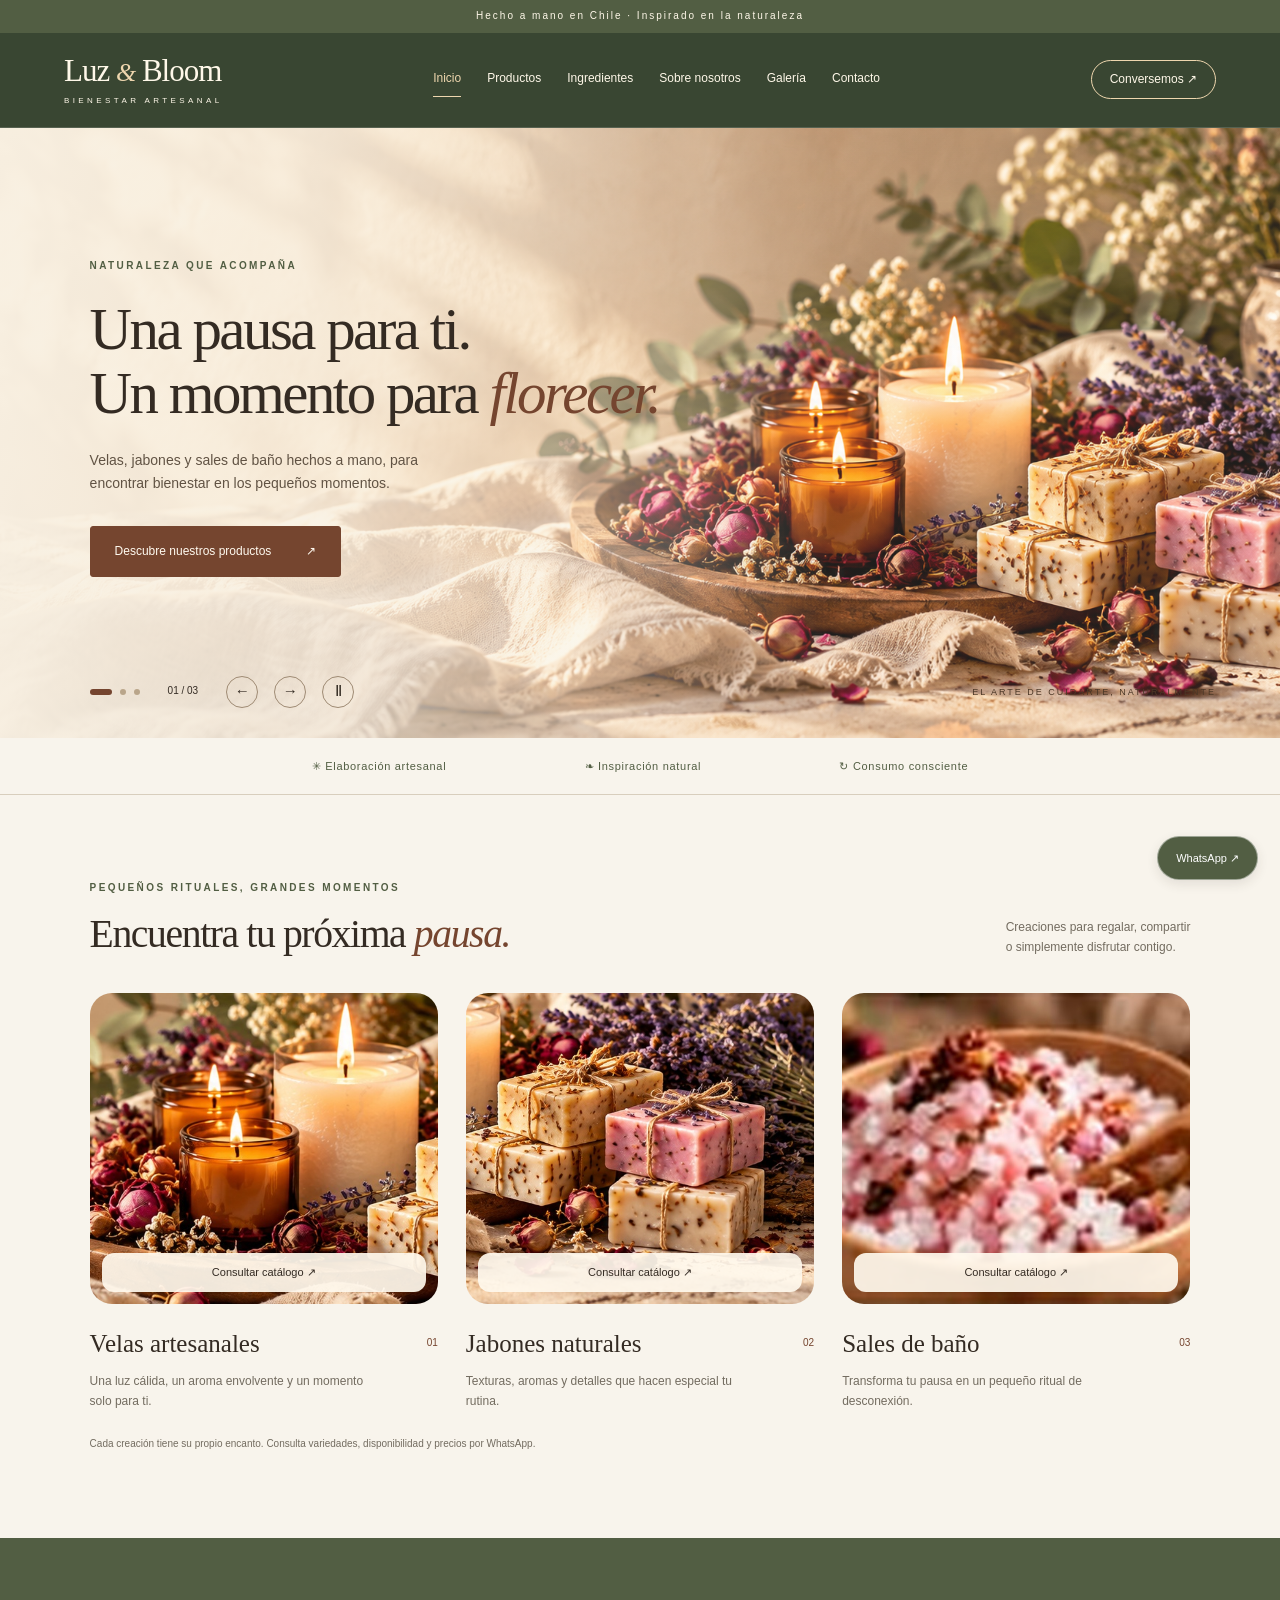
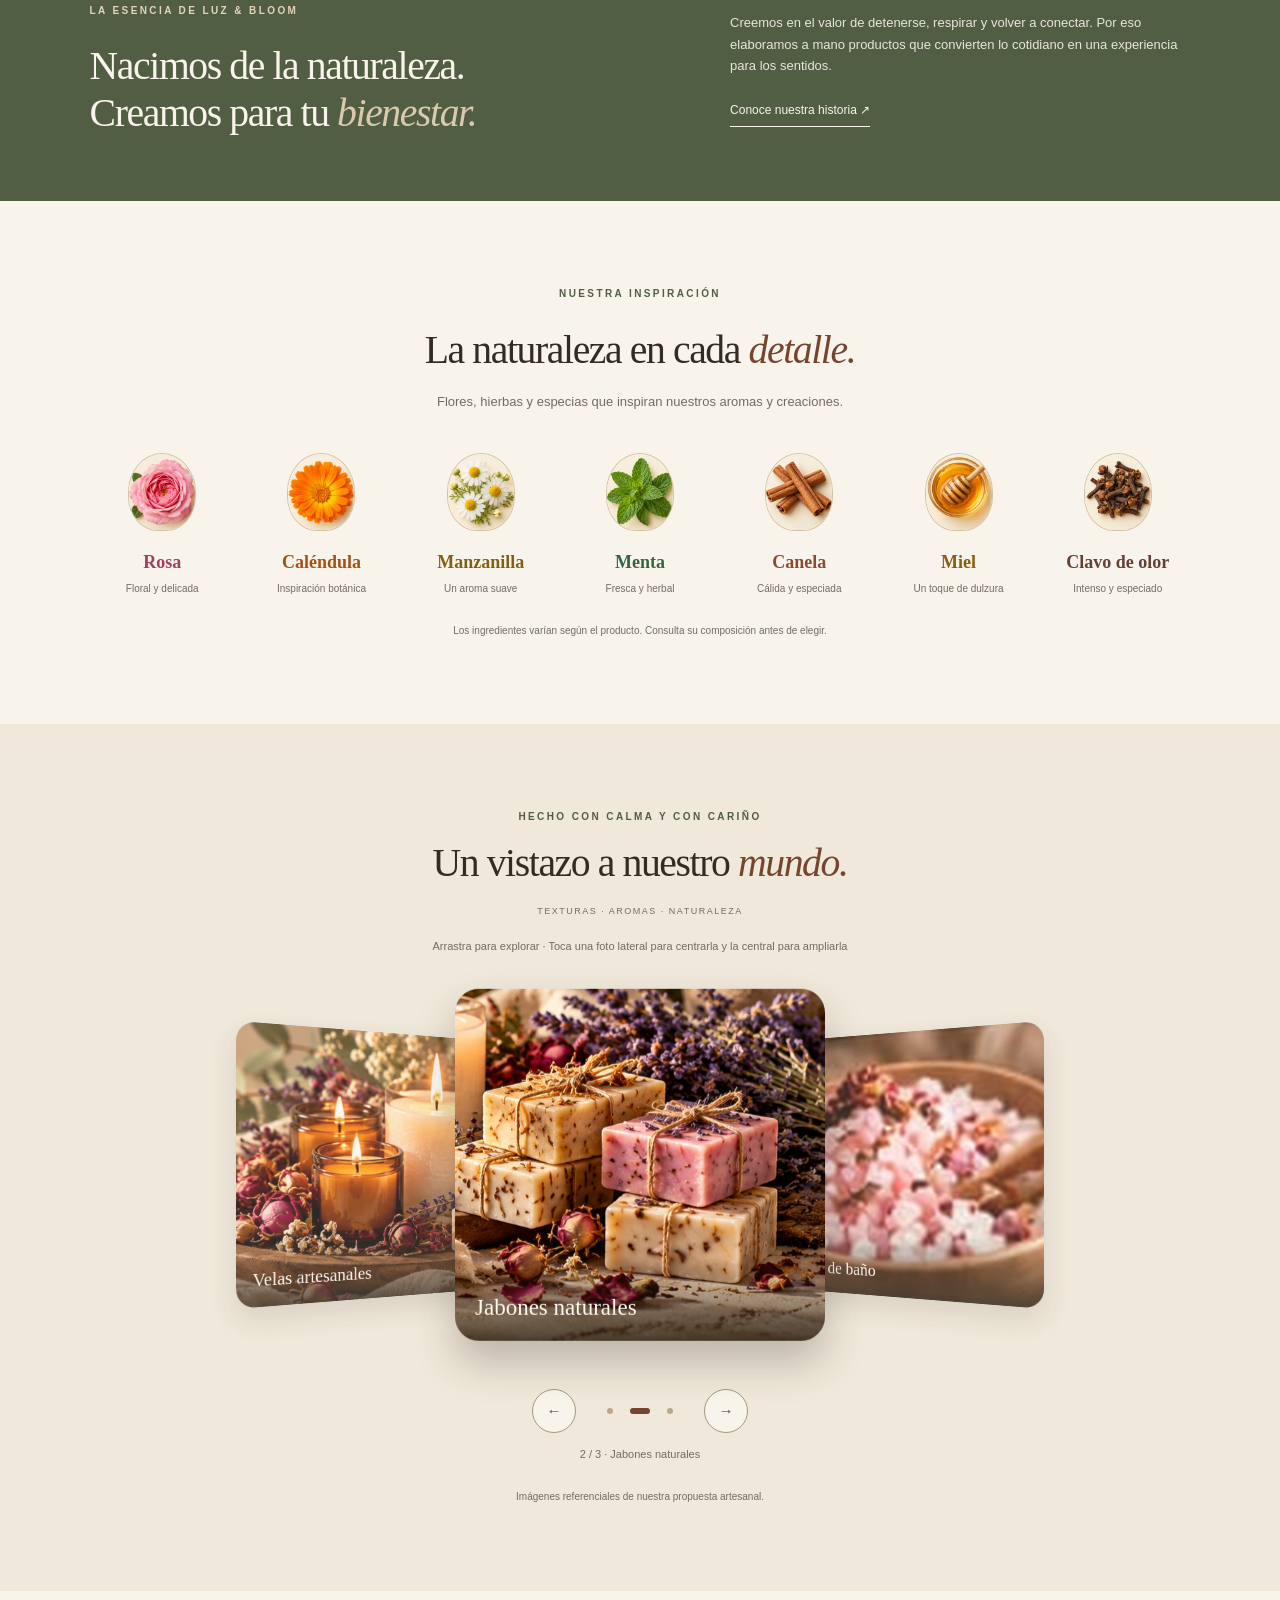
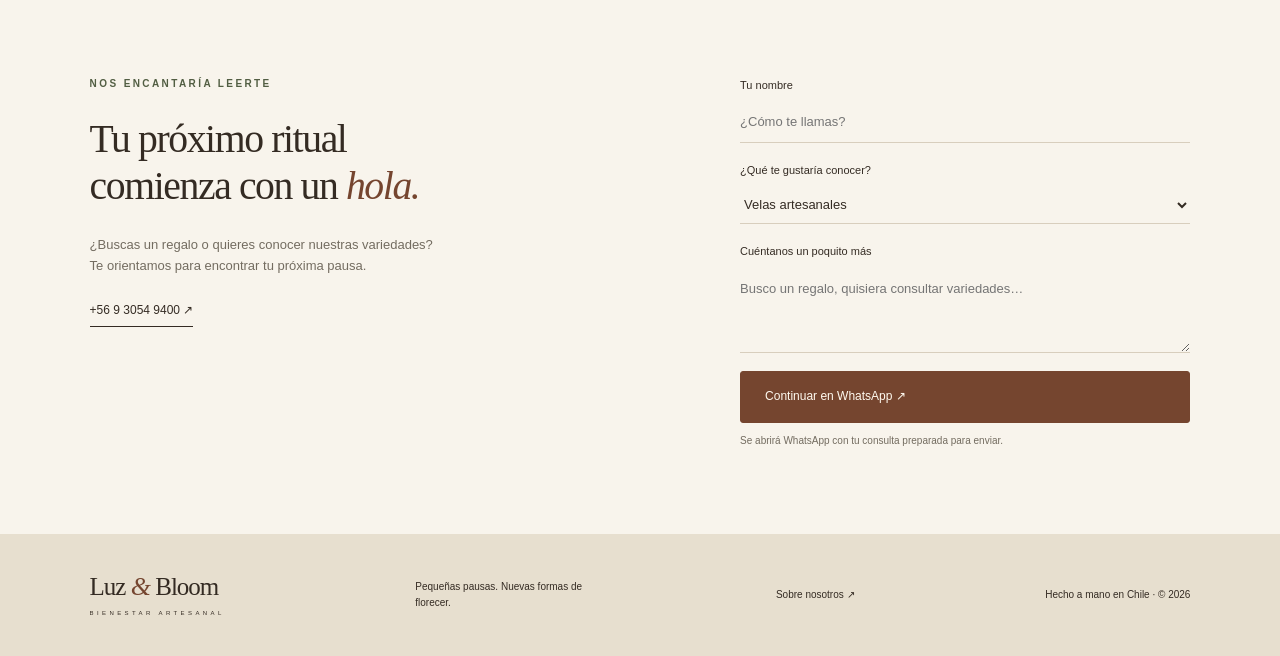
<file: index.html>
<!doctype html>
<html lang="es">
<head>
  <meta charset="utf-8">
  <meta name="viewport" content="width=device-width, initial-scale=1">
  <meta name="description" content="Velas, jabones y sales de baño artesanales. Descubre los pequeños rituales de autocuidado de Luz & Bloom.">
  <meta name="theme-color" content="#394632">
  <title>Inicio · Luz & Bloom</title>
  <link rel="stylesheet" href="styles.css">
</head>
<body>

  <!-- Anuncio superior -->
  <div class="announcement">
    Hecho a mano en Chile · Inspirado en la naturaleza
  </div>

  <!-- Encabezado / Navegación -->
  <header>
    <a class="brand" href="index.html">
      Luz <i>&</i> Bloom
      <small>BIENESTAR ARTESANAL</small>
    </a>

    <button class="menu-toggle" aria-label="Abrir menú" aria-expanded="false" aria-controls="navigation">
      ☰
    </button>

    <nav id="navigation">
      <a href="index.html">Inicio</a>
      <a href="index.html#productos">Productos</a>
      <a href="index.html#ingredientes">Ingredientes</a>
      <a href="sobre-nosotros.html">Sobre nosotros</a>
      <a href="index.html#galeria">Galería</a>
      <a href="index.html#contacto">Contacto</a>
    </nav>

    <a class="header-contact" href="https://wa.me/56930549400" target="_blank" rel="noopener">
      Conversemos ↗
    </a>
  </header>

  <!-- Contenido Principal -->
  <main>

    <!-- Sección Hero / Carrusel -->
    <section class="hero" aria-roledescription="carrusel" aria-label="Rituales Luz y Bloom">
      <img class="hero-image" src="assets/hero.png" alt="Velas y jabones artesanales entre flores y lino">
      
      <div class="hero-content">
        <p class="eyebrow" id="hero-eyebrow">NATURALEZA QUE ACOMPAÑA</p>
        <h1 id="hero-title">
          Una pausa para ti.<br>
          Un momento para <em>florecer.</em>
        </h1>
        <p id="hero-copy">Velas, jabones y sales de baño hechos a mano, para encontrar bienestar en los pequeños momentos.</p>
        <a class="button" id="hero-link" href="#productos">Descubre nuestros productos <span>↗</span></a>
      </div>

      <div class="carousel-controls">
        <div class="dots">
          <button aria-label="Ver diapositiva 1" aria-current="true"></button>
          <button aria-label="Ver diapositiva 2"></button>
          <button aria-label="Ver diapositiva 3"></button>
        </div>
        <span id="slide-number">01 / 03</span>
        <button id="previous" aria-label="Diapositiva anterior">←</button>
        <button id="next" aria-label="Diapositiva siguiente">→</button>
        <button id="pause" aria-label="Pausar carrusel">Ⅱ</button>
      </div>

      <span class="hero-note">EL ARTE DE CUIDARTE, NATURALMENTE</span>
    </section>

    <!-- Cinta de valores -->
    <div class="values-strip">
      <span>✳ Elaboración artesanal</span>
      <span>❧ Inspiración natural</span>
      <span>↻ Consumo consciente</span>
    </div>

    <!-- Sección Productos -->
    <section id="productos" class="section">
      <div class="section-heading">
        <div>
          <p class="eyebrow">PEQUEÑOS RITUALES, GRANDES MOMENTOS</p>
          <h2>Encuentra tu próxima <em>pausa.</em></h2>
        </div>
        <p>Creaciones para regalar, compartir<br>o simplemente disfrutar contigo.</p>
      </div>

      <div class="products">
        <!-- Producto 1 -->
        <article class="product">
          <a class="product-photo velas" href="https://wa.me/56930549400?text=Hola%2C%20quisiera%20conocer%20el%20cat%C3%A1logo%20de%20velas" target="_blank" rel="noopener">
            <img src="assets/velas.jpg" alt="Velas encendidas con flores secas" loading="lazy">
            <span>Consultar catálogo ↗</span>
          </a>
          <div class="product-title">
            <h3>Velas artesanales</h3>
            <span>01</span>
          </div>
          <p>Una luz cálida, un aroma envolvente y un momento solo para ti.</p>
        </article>

        <!-- Producto 2 -->
        <article class="product">
          <a class="product-photo jabones" href="https://wa.me/56930549400?text=Hola%2C%20quisiera%20conocer%20el%20cat%C3%A1logo%20de%20jabones" target="_blank" rel="noopener">
            <img src="assets/jabones.jpg" alt="Jabones artesanales con pétalos" loading="lazy">
            <span>Consultar catálogo ↗</span>
          </a>
          <div class="product-title">
            <h3>Jabones naturales</h3>
            <span>02</span>
          </div>
          <p>Texturas, aromas y detalles que hacen especial tu rutina.</p>
        </article>

        <!-- Producto 3 -->
        <article class="product">
          <a class="product-photo sales" href="https://wa.me/56930549400?text=Hola%2C%20quisiera%20conocer%20el%20cat%C3%A1logo%20de%20sales" target="_blank" rel="noopener">
            <img src="assets/sales.jpg" alt="Sales de baño rosadas y cuchara de madera" loading="lazy">
            <span>Consultar catálogo ↗</span>
          </a>
          <div class="product-title">
            <h3>Sales de baño</h3>
            <span>03</span>
          </div>
          <p>Transforma tu pausa en un pequeño ritual de desconexión.</p>
        </article>
      </div>

      <p class="catalog-note">Cada creación tiene su propio encanto. Consulta variedades, disponibilidad y precios por WhatsApp.</p>
    </section>

    <!-- Sección Historia / Esencia -->
    <section class="story-teaser">
      <div>
        <p class="eyebrow">LA ESENCIA DE LUZ & BLOOM</p>
        <h2>Nacimos de la naturaleza.<br>Creamos para tu <em>bienestar.</em></h2>
      </div>
      <div>
        <p>Creemos en el valor de detenerse, respirar y volver a conectar. Por eso elaboramos a mano productos que convierten lo cotidiano en una experiencia para los sentidos.</p>
        <a class="text-link" href="sobre-nosotros.html">Conoce nuestra historia ↗</a>
      </div>
    </section>

    <!-- Sección Ingredientes -->
    <section id="ingredientes" class="section ingredients">
      <p class="eyebrow">NUESTRA INSPIRACIÓN</p>
      <h2>La naturaleza en cada <em>detalle.</em></h2>
      <p class="intro">Flores, hierbas y especias que inspiran nuestros aromas y creaciones.</p>

      <!-- CAMBIO: fotos y clases de color para cada ingrediente -->
      <div class="ingredient-grid">
        <article class="ingrediente-rosa">
          <span class="botanic"><img src="assets/ingredientes/rosa.jpg" alt="Rosa rosada" width="68" height="78" loading="lazy"></span>
          <h3>Rosa</h3><p>Floral y delicada</p></article>
        <article class="ingrediente-calendula">
          <span class="botanic"><img src="assets/ingredientes/calendula.jpg" alt="Flor naranja de caléndula" width="68" height="78" loading="lazy"></span>
          <h3>Caléndula</h3><p>Inspiración botánica</p></article>
        <article class="ingrediente-manzanilla">
          <span class="botanic"><img src="assets/ingredientes/manzanilla.jpg" alt="Flores blancas de manzanilla" width="68" height="78" loading="lazy"></span>
          <h3>Manzanilla</h3><p>Un aroma suave</p></article>
        <article class="ingrediente-menta">
          <span class="botanic"><img src="assets/ingredientes/menta.jpg" alt="Hojas verdes de menta" width="68" height="78" loading="lazy"></span>
          <h3>Menta</h3><p>Fresca y herbal</p></article>
        <article class="ingrediente-canela">
          <span class="botanic"><img src="assets/ingredientes/canela.jpg" alt="Ramitas de canela" width="68" height="78" loading="lazy"></span>
          <h3>Canela</h3><p>Cálida y especiada</p></article>
        <article class="ingrediente-miel">
          <span class="botanic"><img src="assets/ingredientes/miel.jpg" alt="Miel con cuchara de madera" width="68" height="78" loading="lazy"></span>
          <h3>Miel</h3><p>Un toque de dulzura</p></article>
        <article class="ingrediente-clavo">
          <span class="botanic"><img src="assets/ingredientes/clavo.jpg" alt="Clavos de olor secos" width="68" height="78" loading="lazy"></span>
          <h3>Clavo de olor</h3><p>Intenso y especiado</p></article>
      </div>

      <p class="catalog-note">Los ingredientes varían según el producto. Consulta su composición antes de elegir.</p>
    </section>

    <!-- Sección Galería: carrusel Coverflow 3D -->
    <section id="galeria" class="section gallery-section" aria-labelledby="gallery-title">
      <div class="gallery-heading">
        <p class="eyebrow">HECHO CON CALMA Y CON CARIÑO</p>
        <h2 id="gallery-title">Un vistazo a nuestro <em>mundo.</em></h2>
        <p class="gallery-label">TEXTURAS · AROMAS · NATURALEZA</p>
      </div>

      <div class="coverflow" role="region" aria-roledescription="carrusel" aria-label="Galería de productos">
        <p class="coverflow-hint" id="gallery-hint">Arrastra para explorar · Toca una foto lateral para centrarla y la central para ampliarla</p>
        <div class="coverflow-stage" tabindex="0" aria-label="Imágenes de la galería" aria-describedby="gallery-hint">
          <!-- AGREGA MÁS FOTOS AQUÍ: duplica un botón completo y cambia sus rutas y textos. -->
          <button class="coverflow-card" type="button" data-image="assets/velas.jpg" data-title="Velas artesanales">
            <img src="assets/velas.jpg" alt="Luz cálida de velas artesanales" loading="lazy" draggable="false">
            <span>Velas artesanales</span>
          </button>
          <button class="coverflow-card" type="button" data-image="assets/jabones.jpg" data-title="Jabones naturales">
            <img src="assets/jabones.jpg" alt="Jabones con flores secas" loading="lazy" draggable="false">
            <span>Jabones naturales</span>
          </button>
          <button class="coverflow-card" type="button" data-image="assets/sales.jpg" data-title="Sales de baño">
            <img src="assets/sales.jpg" alt="Textura de sales de baño" loading="lazy" draggable="false">
            <span>Sales de baño</span>
          </button>
        </div>
        <div class="coverflow-controls">
          <button class="coverflow-arrow" type="button" id="gallery-prev" aria-label="Foto anterior" aria-controls="gallery-title">←</button>
          <div class="coverflow-dots" aria-label="Seleccionar una foto"></div>
          <button class="coverflow-arrow" type="button" id="gallery-next" aria-label="Foto siguiente" aria-controls="gallery-title">→</button>
        </div>
        <p class="coverflow-status" aria-live="polite" aria-atomic="true"></p>
      </div>
      <p class="catalog-note">Imágenes referenciales de nuestra propuesta artesanal.</p>
    </section>

    <!-- Sección Contacto -->
    <section id="contacto" class="contact section">
      <div>
        <p class="eyebrow">NOS ENCANTARÍA LEERTE</p>
        <h2>Tu próximo ritual<br>comienza con un <em>hola.</em></h2>
        <p>¿Buscas un regalo o quieres conocer nuestras variedades?<br>Te orientamos para encontrar tu próxima pausa.</p>
        <a class="text-link" href="https://wa.me/56930549400" target="_blank" rel="noopener">+56 9 3054 9400 ↗</a>
      </div>

      <form id="contact-form">
        <label for="name">Tu nombre</label>
        <input id="name" name="name" autocomplete="given-name" placeholder="¿Cómo te llamas?" required maxlength="80">

        <label for="interest">¿Qué te gustaría conocer?</label>
        <select id="interest" name="interest">
          <option>Velas artesanales</option>
          <option>Jabones naturales</option>
          <option>Sales de baño</option>
          <option>Un regalo especial</option>
        </select>

        <label for="message">Cuéntanos un poquito más</label>
        <textarea id="message" name="message" rows="3" placeholder="Busco un regalo, quisiera consultar variedades…" maxlength="1500"></textarea>

        <button class="button" type="submit">Continuar en WhatsApp ↗</button>
        <p class="form-note">Se abrirá WhatsApp con tu consulta preparada para enviar.</p>
      </form>
    </section>

  </main>

  <!-- Modales / Componentes flotantes -->
  <dialog id="lightbox">
    <button id="close-lightbox" aria-label="Cerrar imagen">✕</button>
    <img src="assets/velas.jpg" alt="Vista ampliada de producto">
  </dialog>

  <!-- Pie de página -->
  <footer>
    <a class="brand" href="index.html">
      Luz <i>&</i> Bloom
      <small>BIENESTAR ARTESANAL</small>
    </a>
    <p>Pequeñas pausas. Nuevas formas de florecer.</p>
    <a href="sobre-nosotros.html">Sobre nosotros ↗</a>
    <span>Hecho a mano en Chile · © <span id="year"></span></span>
  </footer>

  <a class="floating" href="https://wa.me/56930549400" target="_blank" rel="noopener" aria-label="Consultar por WhatsApp">
    WhatsApp ↗
  </a>

  <script src="script.js"></script>
</body>
</html>
</file>
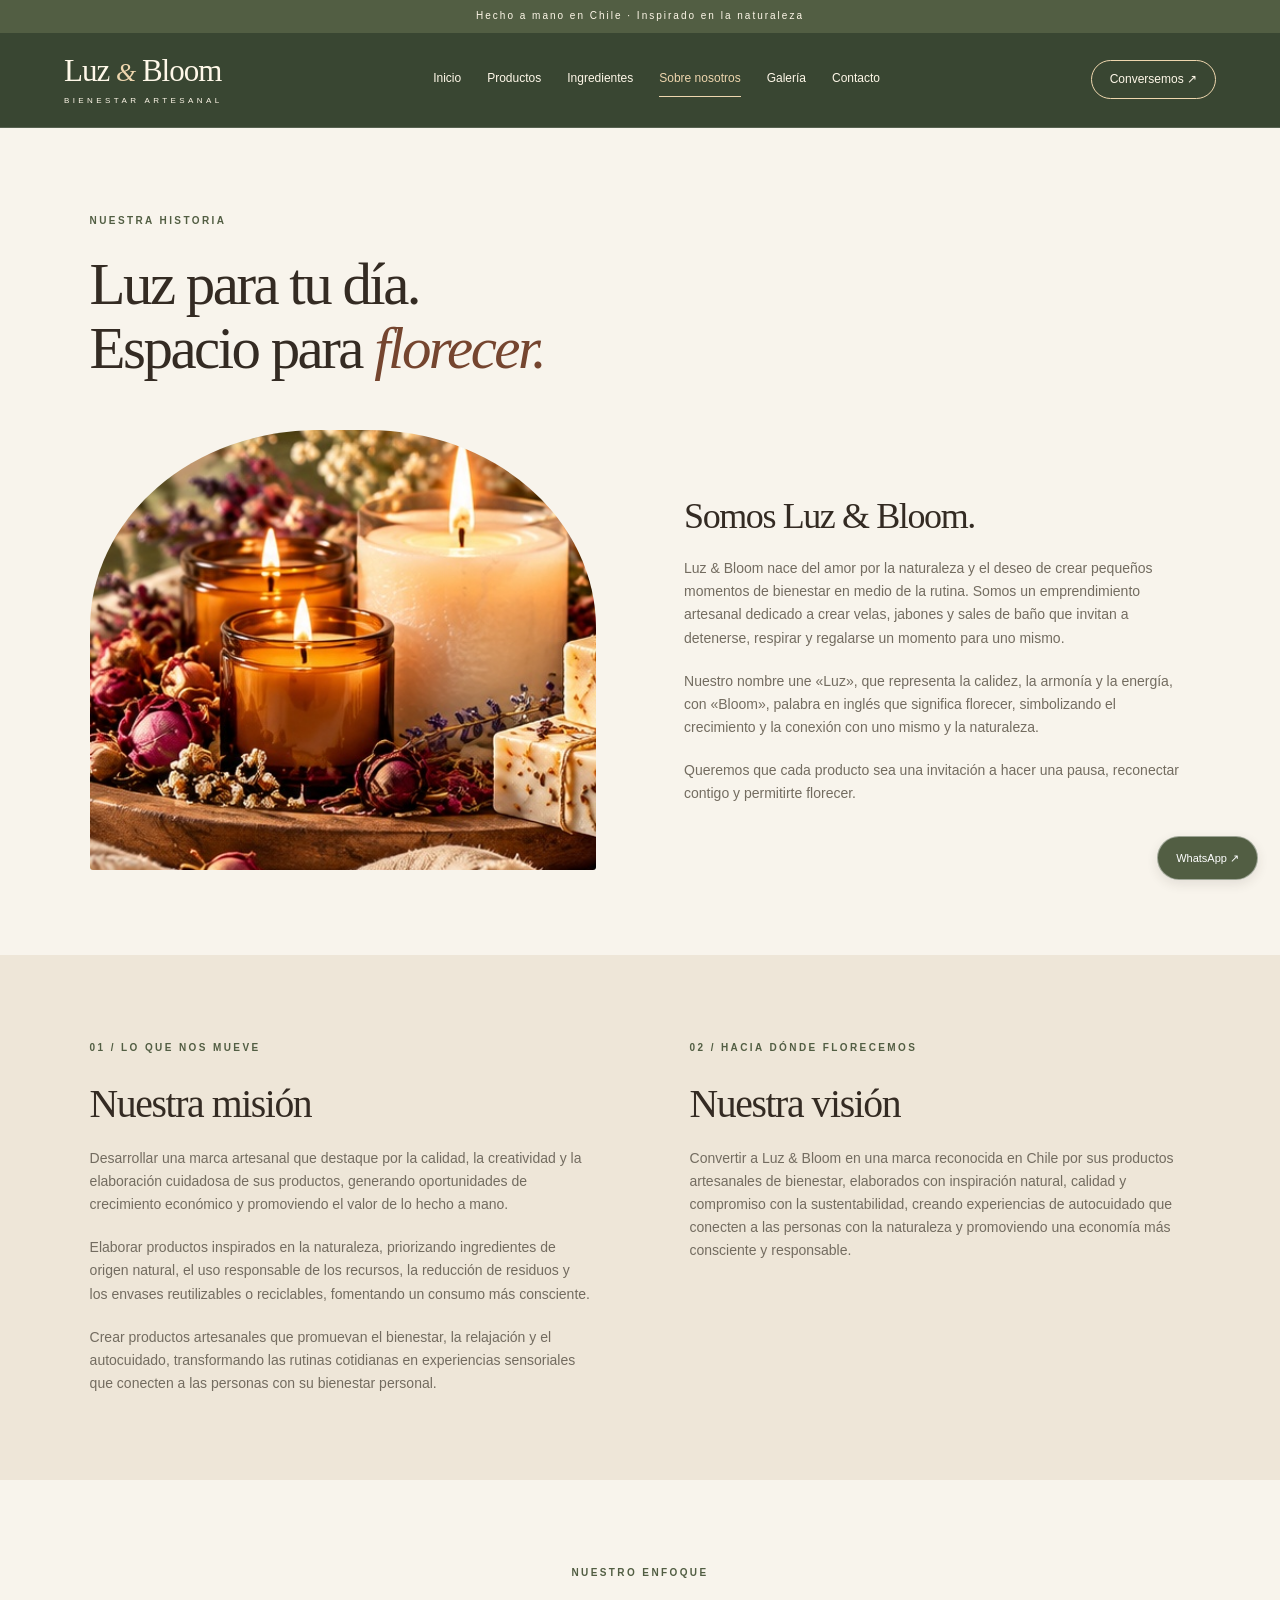
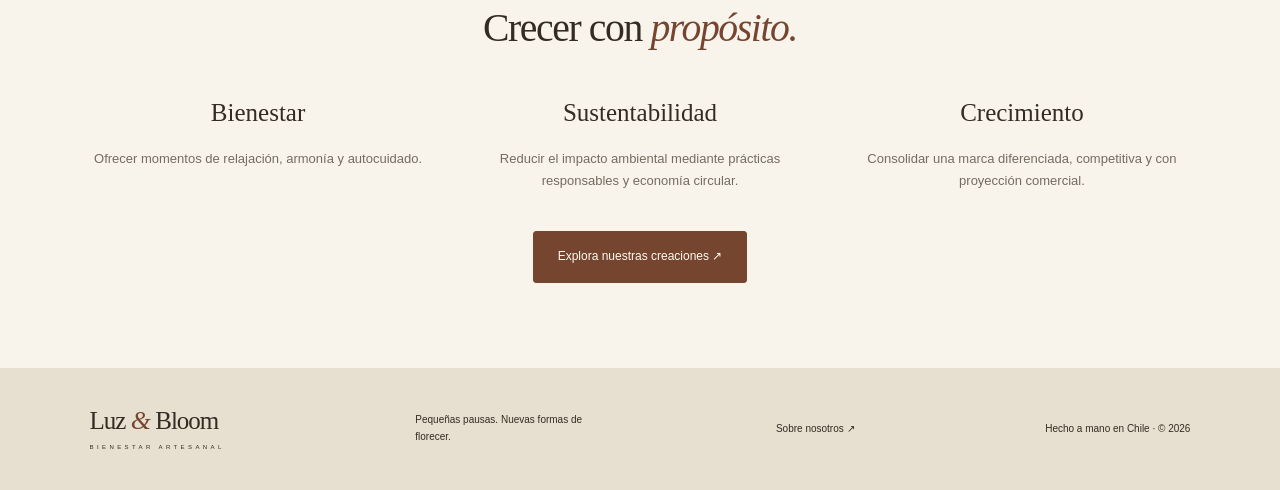
<file: sobre-nosotros.html>
<!doctype html>
<html lang="es">
<head>
  <meta charset="utf-8">
  <meta name="viewport" content="width=device-width, initial-scale=1">
  <meta name="description" content="Velas, jabones y sales de baño artesanales. Descubre los pequeños rituales de autocuidado de Luz & Bloom. ">
  <meta name="theme-color" content="#394632">
  <title>Sobre nosotros · Luz & Bloom </title>
  <link rel="stylesheet" href="styles.css">
</head>
<body>

  <!-- Anuncio superior -->
  <div class="announcement">
    Hecho a mano en Chile · Inspirado en la naturaleza 
  </div>

  <!-- Encabezado / Navegación -->
  <header>
    <a class="brand" href="index.html">
      Luz <i>&</i> Bloom
      <small>BIENESTAR ARTESANAL</small>
    </a>

    <button class="menu-toggle" aria-label="Abrir menú" aria-expanded="false" aria-controls="navigation">
      ☰
    </button>

    <nav id="navigation">
      <a href="index.html">Inicio</a>
      <a href="index.html#productos">Productos</a>
      <a href="index.html#ingredientes">Ingredientes</a>
      <a href="sobre-nosotros.html" aria-current="page">Sobre nosotros</a>
      <a href="index.html#galeria">Galería</a>
      <a href="index.html#contacto">Contacto</a>
    </nav>

    <a class="header-contact" href="https://wa.me/56930549400" target="_blank" rel="noopener">
      Conversemos ↗
    </a>
  </header>

  <!-- Contenido Principal -->
  <main class="about">

    <!-- Sección Introducción / Historia -->
    <section class="section about-intro">
      <p class="eyebrow">NUESTRA HISTORIA</p>
      <h1>Luz para tu día.<br>Espacio para <em>florecer.</em> </h1>

      <div class="about-layout">
        <img src="assets/velas.jpg" alt="Velas artesanales entre flores" >
        <div>
          <h2>Somos Luz & Bloom. </h2>
          <p>Luz & Bloom nace del amor por la naturaleza y el deseo de crear pequeños momentos de bienestar en medio de la rutina. Somos un emprendimiento artesanal dedicado a crear velas, jabones y sales de baño que invitan a detenerse, respirar y regalarse un momento para uno mismo. </p>
          <p>Nuestro nombre une «Luz», que representa la calidez, la armonía y la energía, con «Bloom», palabra en inglés que significa florecer, simbolizando el crecimiento y la conexión con uno mismo y la naturaleza. </p>
          <p>Queremos que cada producto sea una invitación a hacer una pausa, reconectar contigo y permitirte florecer. </p>
        </div>
      </div>
    </section>

    <!-- Sección Misión y Visión -->
    <section class="section mission">
      <article>
        <p class="eyebrow">01 / LO QUE NOS MUEVE</p>
        <h2>Nuestra misión </h2>
        <p>Desarrollar una marca artesanal que destaque por la calidad, la creatividad y la elaboración cuidadosa de sus productos, generando oportunidades de crecimiento económico y promoviendo el valor de lo hecho a mano. </p>
        <p>Elaborar productos inspirados en la naturaleza, priorizando ingredientes de origen natural, el uso responsable de los recursos, la reducción de residuos y los envases reutilizables o reciclables, fomentando un consumo más consciente. </p>
        <p>Crear productos artesanales que promuevan el bienestar, la relajación y el autocuidado, transformando las rutinas cotidianas en experiencias sensoriales que conecten a las personas con su bienestar personal. </p>
      </article>

      <article>
        <p class="eyebrow">02 / HACIA DÓNDE FLORECEMOS</p>
        <h2>Nuestra visión </h2>
        <p>Convertir a Luz & Bloom en una marca reconocida en Chile por sus productos artesanales de bienestar, elaborados con inspiración natural, calidad y compromiso con la sustentabilidad, creando experiencias de autocuidado que conecten a las personas con la naturaleza y promoviendo una economía más consciente y responsable. </p>
      </article>
    </section>

    <!-- Sección Enfoque -->
    <section class="section focus">
      <p class="eyebrow">NUESTRO ENFOQUE</p>
      <h2>Crecer con <em>propósito.</em> </h2>

      <div class="focus-grid">
        <article>
          <h3>Bienestar</h3>
          <p>Ofrecer momentos de relajación, armonía y autocuidado. </p>
        </article>
        <article>
          <h3>Sustentabilidad</h3>
          <p>Reducir el impacto ambiental mediante prácticas responsables y economía circular. </p>
        </article>
        <article>
          <h3>Crecimiento</h3>
          <p>Consolidar una marca diferenciada, competitiva y con proyección comercial. </p>
        </article>
      </div>

      <a class="button" href="index.html#productos">Explora nuestras creaciones ↗ </a>
    </section>

  </main>

  <!-- Pie de página -->
  <footer>
    <a class="brand" href="index.html">
      Luz <i>&</i> Bloom
      <small>BIENESTAR ARTESANAL</small>
    </a>
    <p>Pequeñas pausas. Nuevas formas de florecer. </p>
    <a href="sobre-nosotros.html">Sobre nosotros ↗ </a>
    <span>Hecho a mano en Chile · © <span id="year"></span> </span>
  </footer>

  <!-- Botón flotante de WhatsApp -->
  <a class="floating" href="https://wa.me/56930549400" target="_blank" rel="noopener" aria-label="Consultar por WhatsApp">
    WhatsApp ↗ 
  </a>

  <script src="script.js"></script>
</body>
</html>
</file>
<file: styles.css>
/* ==========================================
   1. VARIABLES Y CONFIGURACIÓN GLOBAL
   ========================================== */
:root {
  --paper: #f8f4ec;
  --cream: #eee5d6;
  --ink: #342b23;
  --brown: #75452f;
  --sage: #525e43;
  --muted: #736c60;
  --line: #d8cebd;
  /* Colores del menú superior y del desplegable móvil */
  --menu-bg: #394632;
  --menu-text: #fff8e9;
  --menu-accent: #eed6ae;
}

* {
  box-sizing: border-box;
}

html {
  scroll-behavior: smooth;
  scroll-padding-top: 110px;
}

body {
  margin: 0;
  background: var(--paper);
  color: var(--ink);
  font-family: Arial, Helvetica, sans-serif;
  font-size: 15px;
  line-height: 1.65;
}

a {
  color: inherit;
  text-decoration: none;
}

button, input, select, textarea {
  font: inherit;
}

button, a, input, textarea, select {
  -webkit-tap-highlight-color: transparent;
}

button {
  cursor: pointer;
}

button:focus-visible, 
a:focus-visible, 
input:focus-visible, 
select:focus-visible, 
textarea:focus-visible {
  outline: 3px solid #a46e49;
  outline-offset: 5px;
}

h1, h2, h3, p {
  margin: 0;
}

h1, h2, h3, .brand {
  font-family: Georgia, 'Times New Roman', serif;
  font-weight: 400;
}

h1 {
  font-size: clamp(42px, 4.6vw, 72px);
  line-height: 1.08;
  letter-spacing: -2.5px;
}

h2 {
  font-size: clamp(30px, 3.1vw, 46px);
  line-height: 1.17;
  letter-spacing: -1.4px;
}

h3 {
  font-size: 25px;
}

em {
  font-weight: 400;
  color: var(--brown);
}


/* ==========================================
   2. ENCABEZADO Y ANUNCIO SUPERIOR
   ========================================== */
.announcement {
  text-align: center;
  background: var(--sage);
  color: #fff8e9;
  font-size: 10px;
  letter-spacing: 2px;
  padding: 8px 20px;
}

header {
  display: flex;
  align-items: center;
  justify-content: space-between;
  gap: 25px;
  padding: 22px 5%;
  background: var(--menu-bg);
  color: var(--menu-text);
  border-bottom: 1px solid #ffffff26;
  position: sticky;
  top: 0;
  z-index: 20;
}

.brand {
  font-size: 31px;
  line-height: 1;
  white-space: nowrap;
  letter-spacing: -1px;
}

.brand i {
  color: var(--brown);
  font-size: 26px;
}

.brand small {
  display: block;
  font: 8px Arial, sans-serif;
  letter-spacing: 3.4px;
  margin-top: 10px;
}

/* CAMBIO: marca clara solo dentro del encabezado */
header .brand i {
  color: var(--menu-accent);
}

header :focus-visible {
  outline-color: var(--menu-accent);
}

nav {
  display: flex;
  gap: 26px;
  font-size: 12px;
}

nav a {
  padding: 7px 0;
  border-bottom: 1px solid transparent;
}

nav a:hover, 
nav a[aria-current=page] {
  color: var(--menu-accent);
  border-color: var(--menu-accent);
}

.header-contact {
  font-size: 12px;
  border: 1px solid var(--menu-accent);
  color: var(--menu-text);
  border-radius: 30px;
  padding: 9px 18px;
}

.menu-toggle {
  display: none;
}


/* ==========================================
   3. SECCIÓN HERO Y CARRUSEL
   ========================================== */
.hero {
  position: relative;
  min-height: 610px;
  display: flex;
  align-items: center;
  overflow: hidden;
  background: #e5d4bc;
}

.hero-image {
  position: absolute;
  inset: 0;
  width: 100%;
  height: 100%;
  object-fit: cover;
}

.hero:after {
  content: '';
  position: absolute;
  inset: 0;
  background: linear-gradient(90deg, rgba(248,240,226,.97), rgba(248,240,226,.82) 25%, rgba(248,240,226,.12) 65%);
  pointer-events: none;
}

.hero-content {
  position: relative;
  z-index: 1;
  width: 58%;
  padding: 65px 0 95px 7%;
}

.eyebrow {
  font-size: 10px;
  letter-spacing: 2.4px;
  margin-bottom: 24px;
  font-weight: 600;
  color: var(--sage);
}

.hero-content > p:not(.eyebrow) {
  max-width: 370px;
  margin-top: 24px;
  color: #615344;
  font-size: 14px;
}

.button {
  display: inline-flex;
  align-items: center;
  justify-content: space-between;
  gap: 35px;
  background: var(--brown);
  color: #fffaf0;
  padding: 15px 24px;
  border: 1px solid var(--brown);
  border-radius: 3px;
  font-size: 12px;
}

.button:hover {
  background: #553121;
}

.hero .button {
  margin-top: 30px;
}

.hero-note {
  position: absolute;
  right: 5%;
  bottom: 38px;
  z-index: 2;
  font-size: 9px;
  letter-spacing: 2px;
  color: #4c3827;
}

.carousel-controls {
  position: absolute;
  bottom: 30px;
  left: 7%;
  z-index: 3;
  display: flex;
  align-items: center;
  gap: 16px;
}

.carousel-controls > button {
  background: transparent;
  border: 1px solid #9f8b74;
  border-radius: 50%;
  width: 32px;
  height: 32px;
  color: var(--ink);
}

.carousel-controls > span {
  font-size: 10px;
  margin: 0 12px;
}

.dots {
  display: flex;
  gap: 8px;
}

.dots button {
  border: 0;
  background: #b9a58a;
  border-radius: 50%;
  width: 6px;
  height: 6px;
  padding: 0;
}

.dots button[aria-current=true] {
  background: var(--brown);
  width: 22px;
  border-radius: 5px;
}

.values-strip {
  display: flex;
  justify-content: center;
  gap: 12%;
  padding: 19px 5%;
  font-size: 11px;
  letter-spacing: .7px;
  border-bottom: 1px solid var(--line);
  color: var(--sage);
}


/* ==========================================
   4. SECCIONES Y PRODUCTOS
   ========================================== */
.section {
  padding: 85px 7%;
}

.section-heading {
  display: flex;
  justify-content: space-between;
  gap: 30px;
  align-items: end;
  margin-bottom: 35px;
}

.section-heading .eyebrow {
  margin-bottom: 15px;
}

.section-heading > p {
  color: var(--muted);
  font-size: 12px;
}

.products {
  display: grid;
  grid-template-columns: repeat(3, 1fr);
  gap: 28px;
}

.product-photo {
  display: block;
  position: relative;
  aspect-ratio: 1.12;
  /* CAMBIO: esquinas suaves en las tarjetas de productos */
  border-radius: 22px;
  overflow: hidden;
  background: #e6d4b9;
}

.product-photo img {
  width: 100%;
  height: 100%;
  object-fit: cover;
  transition: transform .6s;
}

.product-photo:hover img {
  transform: scale(1.04);
}

.product-photo > span {
  position: absolute;
  bottom: 12px;
  left: 12px;
  right: 12px;
  background: #fff9edeb;
  border-radius: 12px;
  text-align: center;
  padding: 10px;
  font-size: 11px;
}

.product-title {
  display: flex;
  align-items: center;
  justify-content: space-between;
  margin: 19px 0 8px;
}

.product-title > span {
  font-size: 10px;
  color: var(--brown);
}

.product p {
  font-size: 12px;
  color: var(--muted);
  max-width: 280px;
}

.catalog-note {
  font-size: 10px;
  color: var(--muted);
  margin-top: 25px;
}


/* ==========================================
   5. HISTORIA, INGREDIENTES Y GALERÍA
   ========================================== */
.story-teaser {
  background: var(--sage);
  color: var(--paper);
  padding: 65px 7%;
  display: grid;
  grid-template-columns: 1.2fr 1fr;
  gap: 8%;
  align-items: center;
}

.story-teaser .eyebrow {
  color: #e2d5b8;
}

.story-teaser em {
  color: #dacaad;
}

.story-teaser p:not(.eyebrow) {
  font-size: 13px;
  color: #e7e5dc;
}

.text-link {
  display: inline-block;
  border-bottom: 1px solid currentColor;
  padding-bottom: 5px;
  font-size: 12px;
  margin-top: 24px;
}

.ingredients {
  text-align: center;
}

.ingredients .intro {
  font-size: 13px;
  color: var(--muted);
  margin-top: 18px;
}

.ingredient-grid {
  display: grid;
  grid-template-columns: repeat(7, 1fr);
  gap: 14px;
  margin-top: 40px;
}

/* CAMBIO: fotos dentro del mismo espacio redondeado de 68 × 78 px */
.botanic {
  display: block;
  width: 68px;
  height: 78px;
  margin: 0 auto 17px;
  overflow: hidden;
  background: #e9dfcd;
  border-radius: 50% 50% 44% 44%;
  border: 1px solid #d3c3a6;
}

.botanic img {
  display: block;
  width: 100%;
  height: 100%;
  object-fit: cover;
  object-position: center;
}

/* CAMBIO: títulos más gruesos y colores asociados a cada ingrediente */
.ingredient-grid h3 {
  font-size: 18px;
  font-weight: 700;
  color: var(--ingredient-color, var(--ink));
}

.ingrediente-rosa { --ingredient-color: #a23e62; }
.ingrediente-calendula { --ingredient-color: #a75013; }
.ingrediente-manzanilla { --ingredient-color: #806013; }
.ingrediente-menta { --ingredient-color: #356640; }
.ingrediente-canela { --ingredient-color: #8b4b31; }
.ingrediente-miel { --ingredient-color: #8c5d0f; }
.ingrediente-clavo { --ingredient-color: #644033; }

.ingredient-grid p {
  font-size: 10px;
  color: var(--muted);
  margin-top: 4px;
}

/* GALERÍA COVERFLOW: perspectiva, tarjetas y controles */
.gallery-section {
  background: #f0e8da;
  overflow: hidden;
}

.gallery-heading { text-align: center; margin-bottom: 18px; }
.gallery-heading .eyebrow { margin-bottom: 14px; }
.gallery-heading h2 { max-width: 740px; margin: 0 auto; }
.gallery-heading .gallery-label {
  display: block;
  margin-top: 18px;
  font-size: 9px;
  letter-spacing: 1.5px;
  color: var(--muted);
}
.coverflow { max-width: 1100px; margin: 0 auto; }
.coverflow-hint { text-align: center; font-size: 11px; color: var(--muted); }
/* Sin JS: lista horizontal navegable. Con JS se activa la perspectiva. */
.coverflow-stage { display: flex; gap: 18px; overflow-x: auto; padding: 25px; }
.coverflow-card {
  flex: 0 0 280px;
  padding: 0;
  border: 0;
  border-radius: 24px;
  background: #d5c2a5;
  color: #fffaf0;
  overflow: hidden;
  position: relative;
  aspect-ratio: 1.05;
  box-shadow: 0 15px 32px #342b2326;
}
.coverflow-card img { width: 100%; height: 100%; display: block; object-fit: cover; }
.coverflow-card > span {
  position: absolute;
  inset: auto 0 0;
  padding: 38px 20px 20px;
  background: linear-gradient(transparent, #21190ecc);
  font: 23px Georgia, serif;
  text-align: left;
  pointer-events: none;
}
.coverflow.is-ready .coverflow-stage {
  position: relative;
  display: block;
  height: clamp(310px, 34vw, 420px);
  padding: 0;
  overflow: visible;
  perspective: 1100px;
  touch-action: pan-y pinch-zoom;
  user-select: none;
  cursor: grab;
  isolation: isolate;
}
.coverflow.is-ready .coverflow-card {
  position: absolute;
  width: clamp(210px, 35vw, 370px);
  height: auto;
  left: 50%;
  top: 50%;
  transform-origin: center;
  backface-visibility: hidden;
  transition: transform 480ms cubic-bezier(.22,.7,.2,1), opacity 350ms, box-shadow 480ms;
  will-change: transform;
}
.coverflow-card.is-active { box-shadow: 0 22px 40px #342b2345; }
.coverflow.is-dragging .coverflow-stage { cursor: grabbing; }
.coverflow.is-dragging .coverflow-card { transition: none; cursor: grabbing; }
.coverflow-controls { display: none; }
.coverflow.is-ready .coverflow-controls { display: flex; justify-content: center; align-items: center; gap: 20px; margin-top: 14px; }
.coverflow-arrow {
  border: 1px solid #a79780;
  width: 44px;
  height: 44px;
  border-radius: 50%;
  background: var(--paper);
  color: var(--brown);
}
.coverflow-arrow:hover { background: var(--brown); color: var(--paper); }
.coverflow-arrow:disabled { opacity: .4; cursor: default; }
.coverflow-dots { display: flex; gap: 2px; justify-content: center; flex-wrap: wrap; max-width: 65%; }
.coverflow-dots button { display: grid; place-items: center; background: none; border: 0; width: 28px; height: 36px; padding: 0; }
.coverflow-dots button::before { content: ''; width: 6px; height: 6px; border-radius: 50%; background: #b8a68f; }
.coverflow-dots button[aria-current="true"]::before { width: 20px; border-radius: 5px; background: var(--brown); }
.coverflow-status { text-align: center; font-size: 11px; color: var(--muted); min-height: 19px; margin-top: 12px; }
.gallery-section .catalog-note { text-align: center; }
@media(max-width: 700px) {
  .coverflow-hint { max-width: 280px; margin: 0 auto 10px; font-size: 10px; }
  .coverflow.is-ready .coverflow-stage { height: 295px; perspective: 850px; }
  .coverflow.is-ready .coverflow-card { width: min(66vw, 300px); }
  .coverflow-card > span { font-size: 21px; }
}


/* ==========================================
   6. CONTACTO, FOOTER Y MODALES
   ========================================== */
.contact {
  display: grid;
  grid-template-columns: 1.2fr 1fr;
  gap: 10%;
}

.contact > div > p:not(.eyebrow) {
  margin-top: 25px;
  font-size: 13px;
  color: var(--muted);
}

form {
  display: flex;
  flex-direction: column;
}

form label {
  font-size: 11px;
  margin-bottom: 7px;
}

input, select, textarea {
  border: 0;
  border-bottom: 1px solid var(--line);
  border-radius: 0;
  background: transparent;
  padding: 10px 0;
  margin-bottom: 18px;
  color: var(--ink);
  font-size: 13px;
  width: 100%;
}

textarea {
  resize: vertical;
}

.form-note {
  font-size: 10px;
  color: var(--muted);
  margin-top: 10px;
}

footer {
  padding: 40px 7%;
  background: #e7dfcf;
  display: flex;
  gap: 30px;
  align-items: center;
  justify-content: space-between;
}

footer .brand {
  font-size: 25px;
}

footer .brand small {
  font-size: 6px;
}

footer p {
  font-size: 10px;
  max-width: 170px;
}

footer > a:not(.brand), footer > span {
  font-size: 10px;
}

.floating {
  position: fixed;
  bottom: 20px;
  right: 22px;
  background: var(--sage);
  color: white;
  border: 1px solid #ffffff70;
  padding: 12px 18px;
  border-radius: 25px;
  font-size: 11px;
  z-index: 25;
  box-shadow: 0 4px 12px #342b231c;
}

dialog {
  border: 0;
  background: var(--paper);
  padding: 15px;
  max-width: 90vw;
}

dialog::backdrop {
  background: #21190ede;
}

dialog img {
  display: block;
  max-width: 80vw;
  max-height: 78vh;
}

#close-lightbox {
  position: absolute;
  right: 20px;
  top: 20px;
  background: var(--paper);
  border: 0;
  width: 35px;
  height: 35px;
  border-radius: 50%;
}

.about-intro > h1 {
  margin-bottom: 50px;
}

.about-layout {
  display: grid;
  grid-template-columns: 1fr 1fr;
  gap: 8%;
  align-items: center;
}

.about-layout img {
  width: 100%;
  height: 440px;
  object-fit: cover;
  border-radius: 45% 45% 3px 3px;
}

.about-layout p, .mission p:not(.eyebrow) {
  font-size: 14px;
  margin-top: 20px;
  color: var(--muted);
}

.about-layout h2 {
  font-size: 36px;
}

.mission {
  display: grid;
  grid-template-columns: 1fr 1fr;
  gap: 9%;
  background: #eee6d8;
}

.focus {
  text-align: center;
}

.focus-grid {
  display: grid;
  grid-template-columns: repeat(3, 1fr);
  gap: 45px;
  margin: 40px 0;
}

.focus-grid p {
  font-size: 13px;
  color: var(--muted);
  margin-top: 15px;
}


/* ==========================================
   7. MEDIA QUERIES Y RESPONSIVIDAD
   ========================================== */
@media(min-width: 1500px) {
  body {
    max-width: 1800px;
    margin: auto;
  }
  .hero {
    min-height: 720px;
  }
}

@media(max-width: 1050px) {
  header {
    gap: 15px;
  }
  nav {
    gap: 15px;
  }
  .header-contact {
    display: none;
  }
  .hero-content {
    width: 70%;
  }
  .hero-note {
    display: none;
  }
  .ingredient-grid {
    grid-template-columns: repeat(4, 1fr);
    row-gap: 30px;
  }
  footer {
    flex-wrap: wrap;
  }
}

@media(max-width: 700px) {
  .announcement {
    font-size: 8px;
    letter-spacing: 1px;
  }
  header {
    padding: 20px 6%;
  }
  .brand {
    font-size: 28px;
  }
  .menu-toggle {
    display: block;
    background: none;
    border: 1px solid var(--menu-accent);
    border-radius: 8px;
    width: 39px;
    height: 36px;
    color: var(--menu-text);
  }
  nav {
    display: none;
    position: absolute;
    left: 0;
    right: 0;
    top: 100%;
    background: var(--menu-bg);
    color: var(--menu-text);
    padding: 12px 6% 25px;
    box-shadow: 0 15px 20px #342b2312;
    flex-direction: column;
    gap: 7px;
  }
  nav.open {
    display: flex;
  }
  .hero {
    min-height: 660px;
    align-items: flex-start;
  }
  .hero-image {
    object-position: 67% center;
  }
  .hero:after {
    background: linear-gradient(180deg, #f4eadbdd, #f4eadbc9 44%, #f4eadb00 83%);
  }
  .hero-content {
    width: 100%;
    padding: 45px 7% 170px;
  }
  .hero h1 {
    font-size: 44px;
    letter-spacing: -1.9px;
  }
  .hero-content > p:not(.eyebrow) {
    max-width: 300px;
    font-size: 13px;
  }
  .eyebrow {
    font-size: 9px;
    letter-spacing: 1.7px;
    margin-bottom: 18px;
  }
  .hero .button {
    margin-top: 23px;
  }
  .carousel-controls {
    background: #f8f4ecd9;
    padding: 8px 12px;
    left: 6%;
    bottom: 20px;
    border-radius: 30px;
    gap: 12px;
  }
  .values-strip {
    gap: 16px;
    justify-content: space-between;
    font-size: 8px;
    padding: 17px 5%;
    letter-spacing: 0;
  }
  .section {
    padding: 55px 6%;
  }
  .section-heading {
    display: block;
    margin-bottom: 28px;
  }
  .section-heading > p {
    margin-top: 18px;
  }
  .products {
    grid-template-columns: 1fr;
    gap: 35px;
  }
  .product-photo {
    aspect-ratio: 1.3;
  }
  .product-title h3 {
    font-size: 26px;
  }
  .product p {
    max-width: none;
  }
  .story-teaser {
    grid-template-columns: 1fr;
    padding: 45px 6%;
    gap: 25px;
  }
  .story-teaser h2 {
    font-size: 34px;
  }
  .ingredient-grid {
    grid-template-columns: repeat(2, 1fr);
    row-gap: 25px;
  }
  .ingredient-grid article:last-child {
    grid-column: 1 / -1;
  }
  .contact {
    grid-template-columns: 1fr;
    gap: 35px;
  }
  .contact h2 {
    font-size: 36px;
  }
  footer {
    padding: 35px 6% 85px;
    gap: 25px;
  }
  footer p {
    max-width: 140px;
  }
  footer > span {
    width: 100%;
  }
  .about-layout, .mission {
    grid-template-columns: 1fr;
    gap: 35px;
  }
  .about-layout img {
    height: 330px;
  }
  .about-intro > h1 {
    font-size: 45px;
    letter-spacing: -1.8px;
  }
  .focus-grid {
    grid-template-columns: 1fr;
    gap: 25px;
  }
  .focus-grid p {
    margin-top: 8px;
  }
  .floating {
    right: 15px;
    bottom: 15px;
  }
}

@media(prefers-reduced-motion: reduce) {
  html {
    scroll-behavior: auto;
  }
  *, *:before, *:after {
    transition: none !important;
    animation: none !important;
  }
}
</file>
